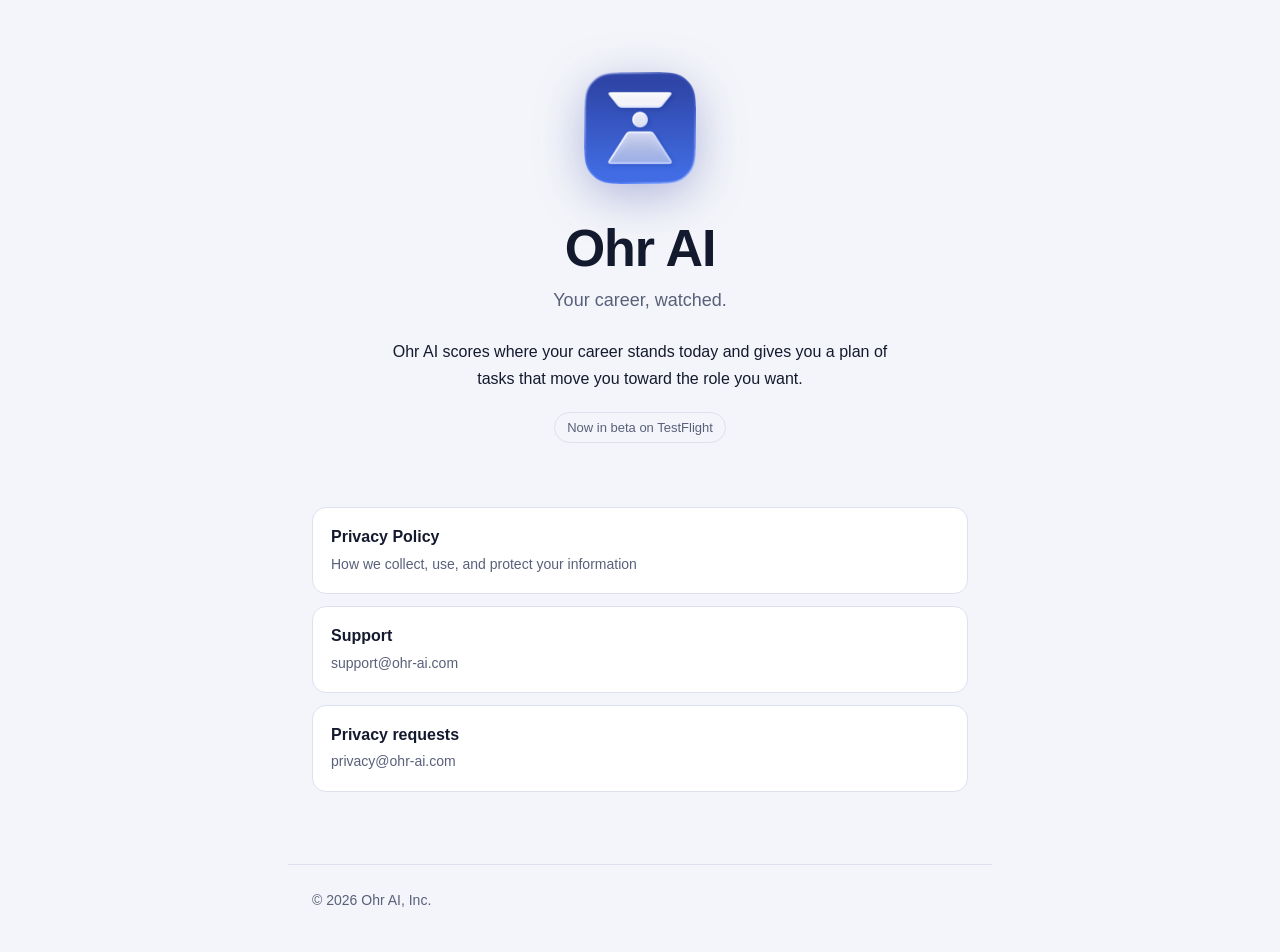
<file: index.html>
<!doctype html>
<html lang="en">
<head>
<meta charset="utf-8">
<meta name="viewport" content="width=device-width, initial-scale=1">
<title>Ohr AI</title>
<meta name="description" content="Ohr AI scores where your career stands today and gives you a plan of tasks that move you toward the role you want.">
<link rel="icon" type="image/png" sizes="32x32" href="assets/favicon-32.png">
<link rel="apple-touch-icon" href="assets/apple-touch-icon.png">
<link rel="stylesheet" href="assets/style.css?v=2">
</head>
<body>
<main class="wrap">
  <section class="hero">
    <img src="assets/icon-256.png" alt="Ohr AI app icon">
    <h1>Ohr AI</h1>
    <p class="tagline">Your career, watched.</p>
    <p class="lede">Ohr AI scores where your career stands today and gives you a plan of tasks that move you toward the role you want.</p>
    <span class="pill">Now in beta on TestFlight</span>
  </section>

  <nav class="links" aria-label="Links">
    <a class="card" href="privacy/"><strong>Privacy Policy</strong><span>How we collect, use, and protect your information</span></a>
    <a class="card" href="mailto:support@ohr-ai.com"><strong>Support</strong><span>support@ohr-ai.com</span></a>
    <a class="card" href="mailto:privacy@ohr-ai.com"><strong>Privacy requests</strong><span>privacy@ohr-ai.com</span></a>
  </nav>
</main>

<footer class="wrap foot">© 2026 Ohr AI, Inc.</footer>
</body>
</html>
</file>
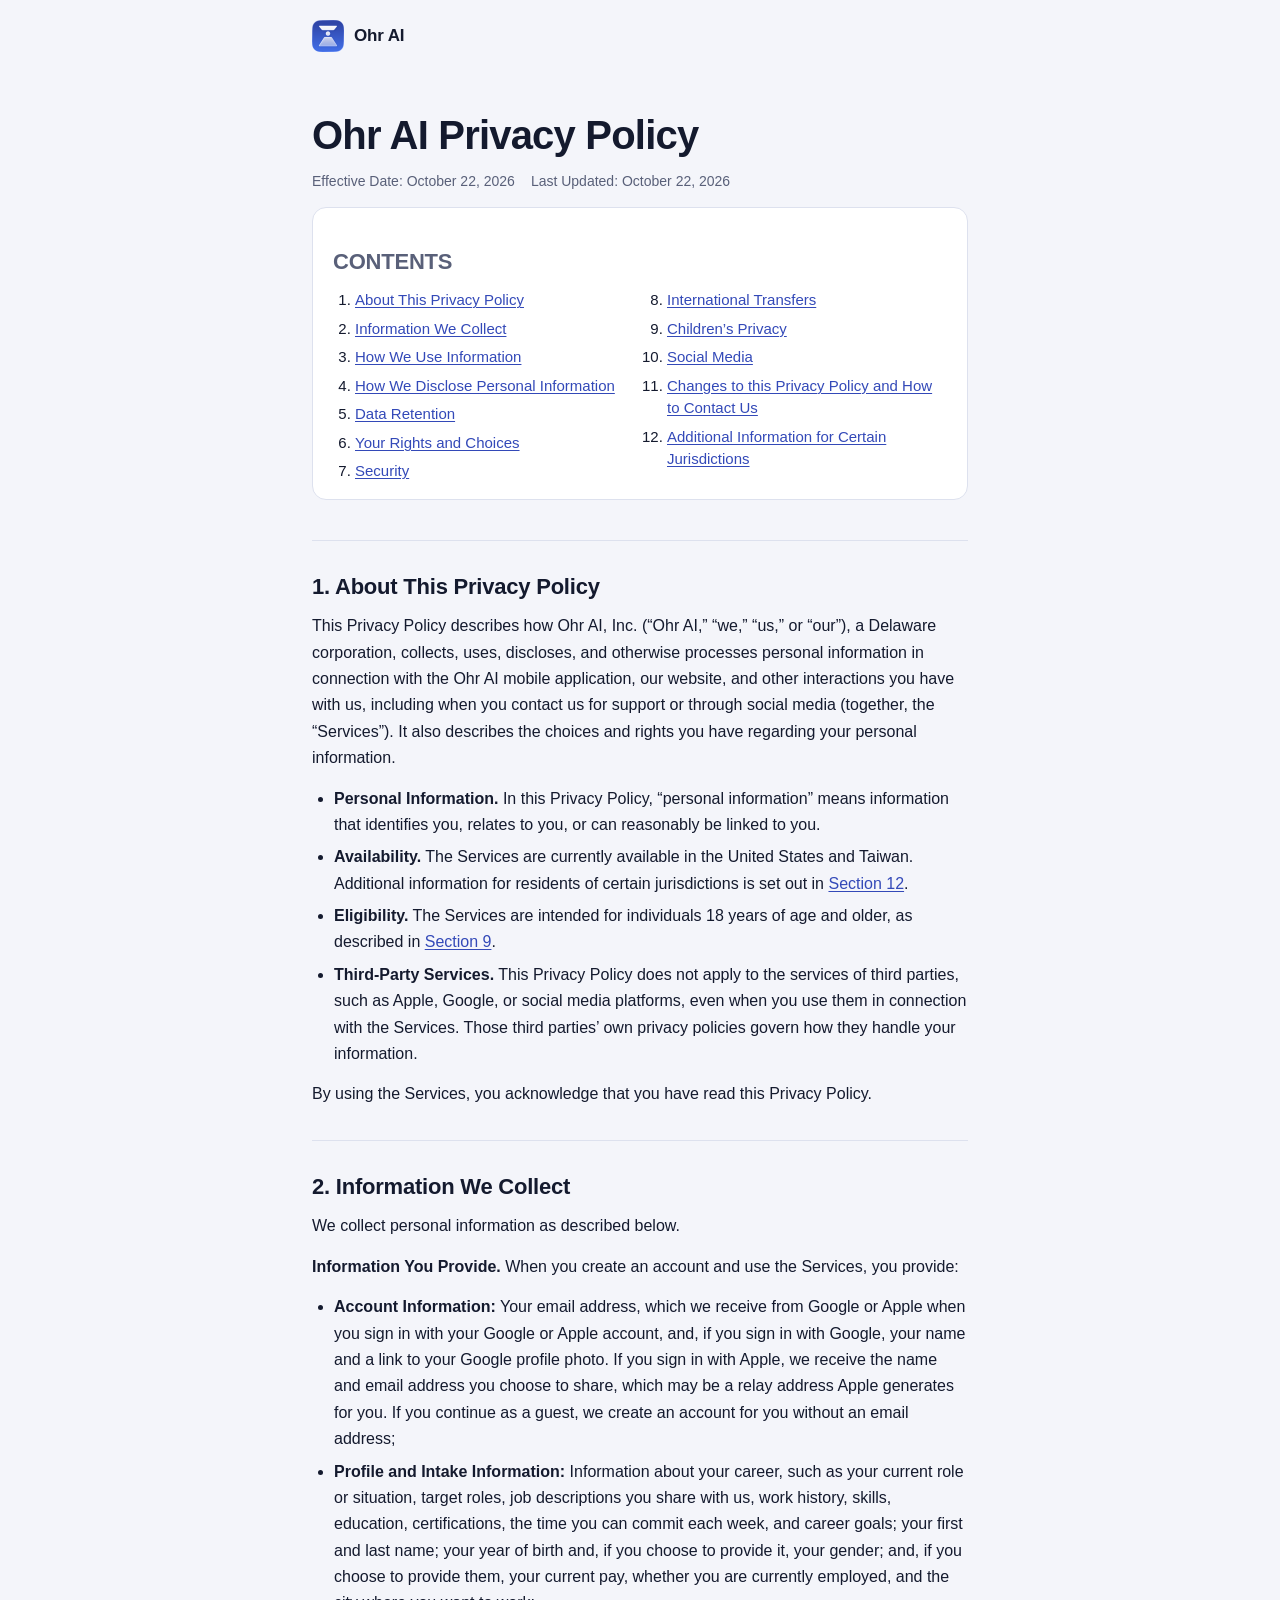
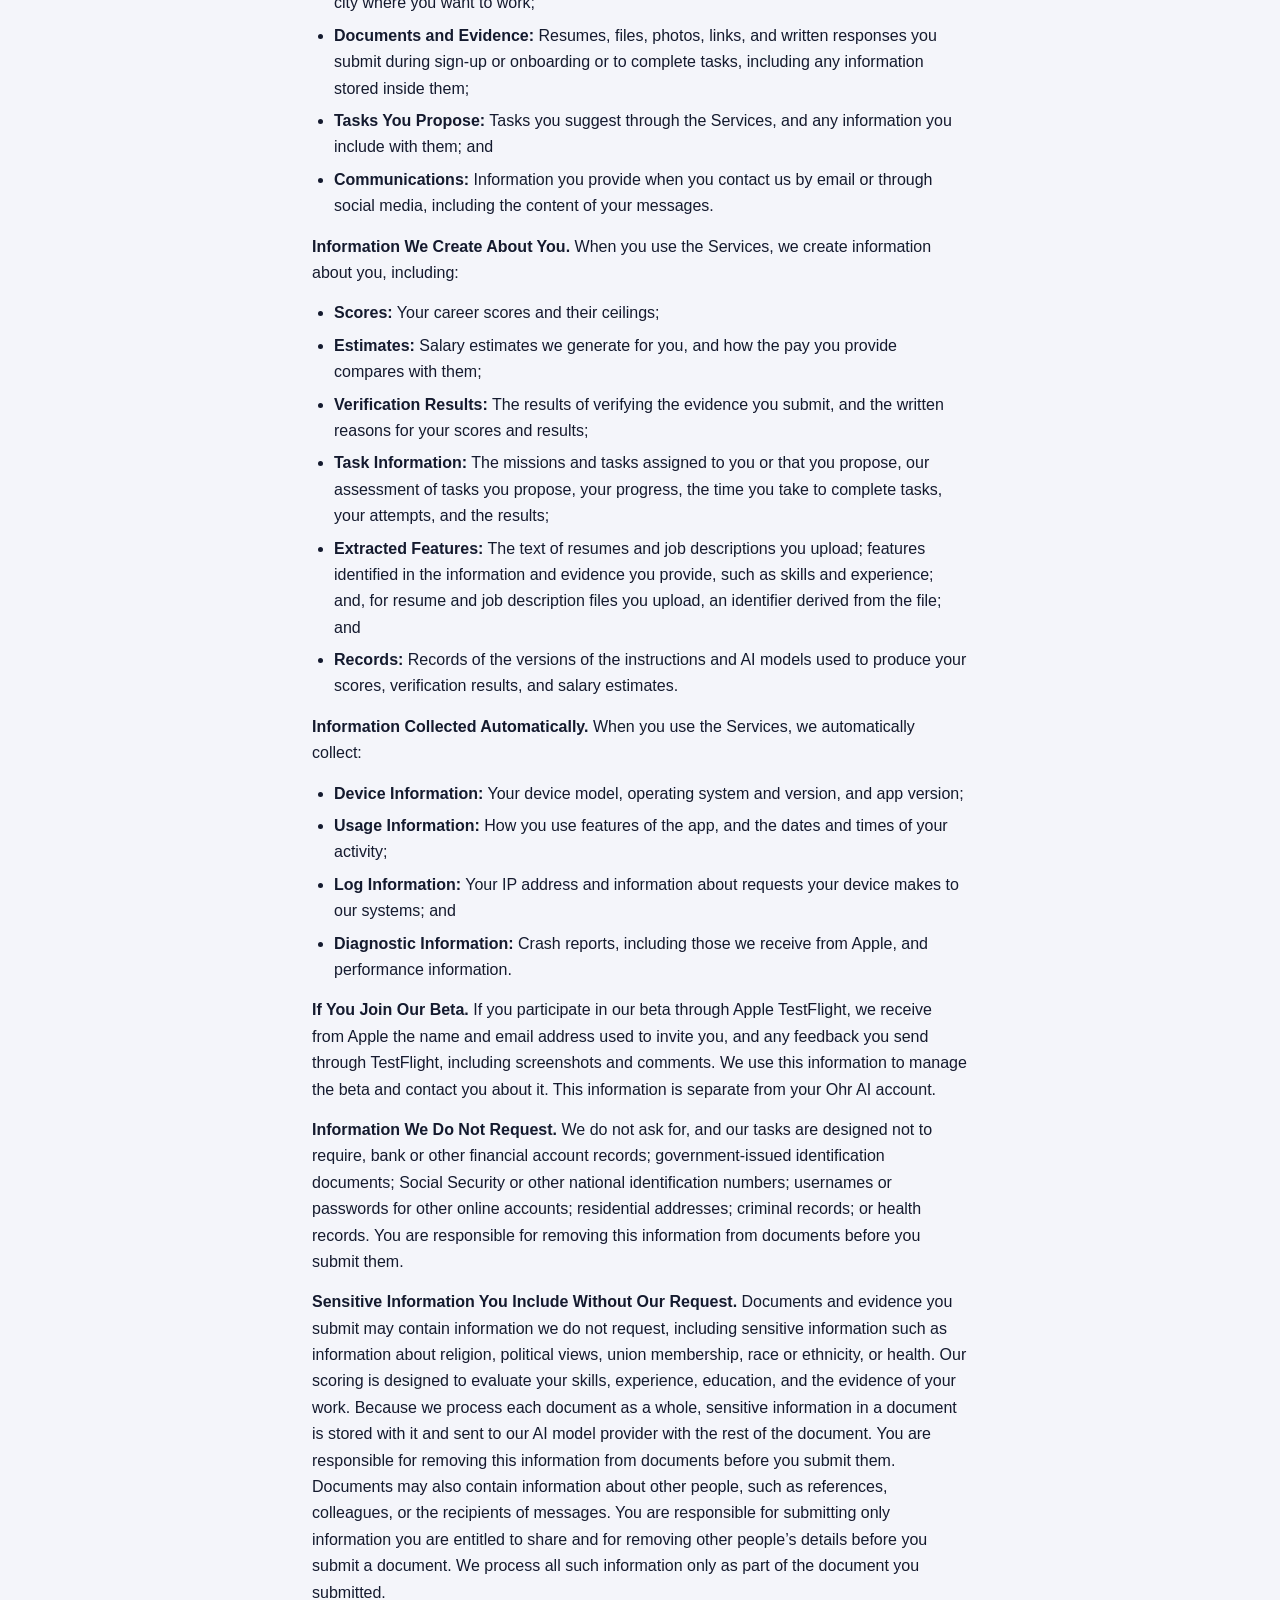
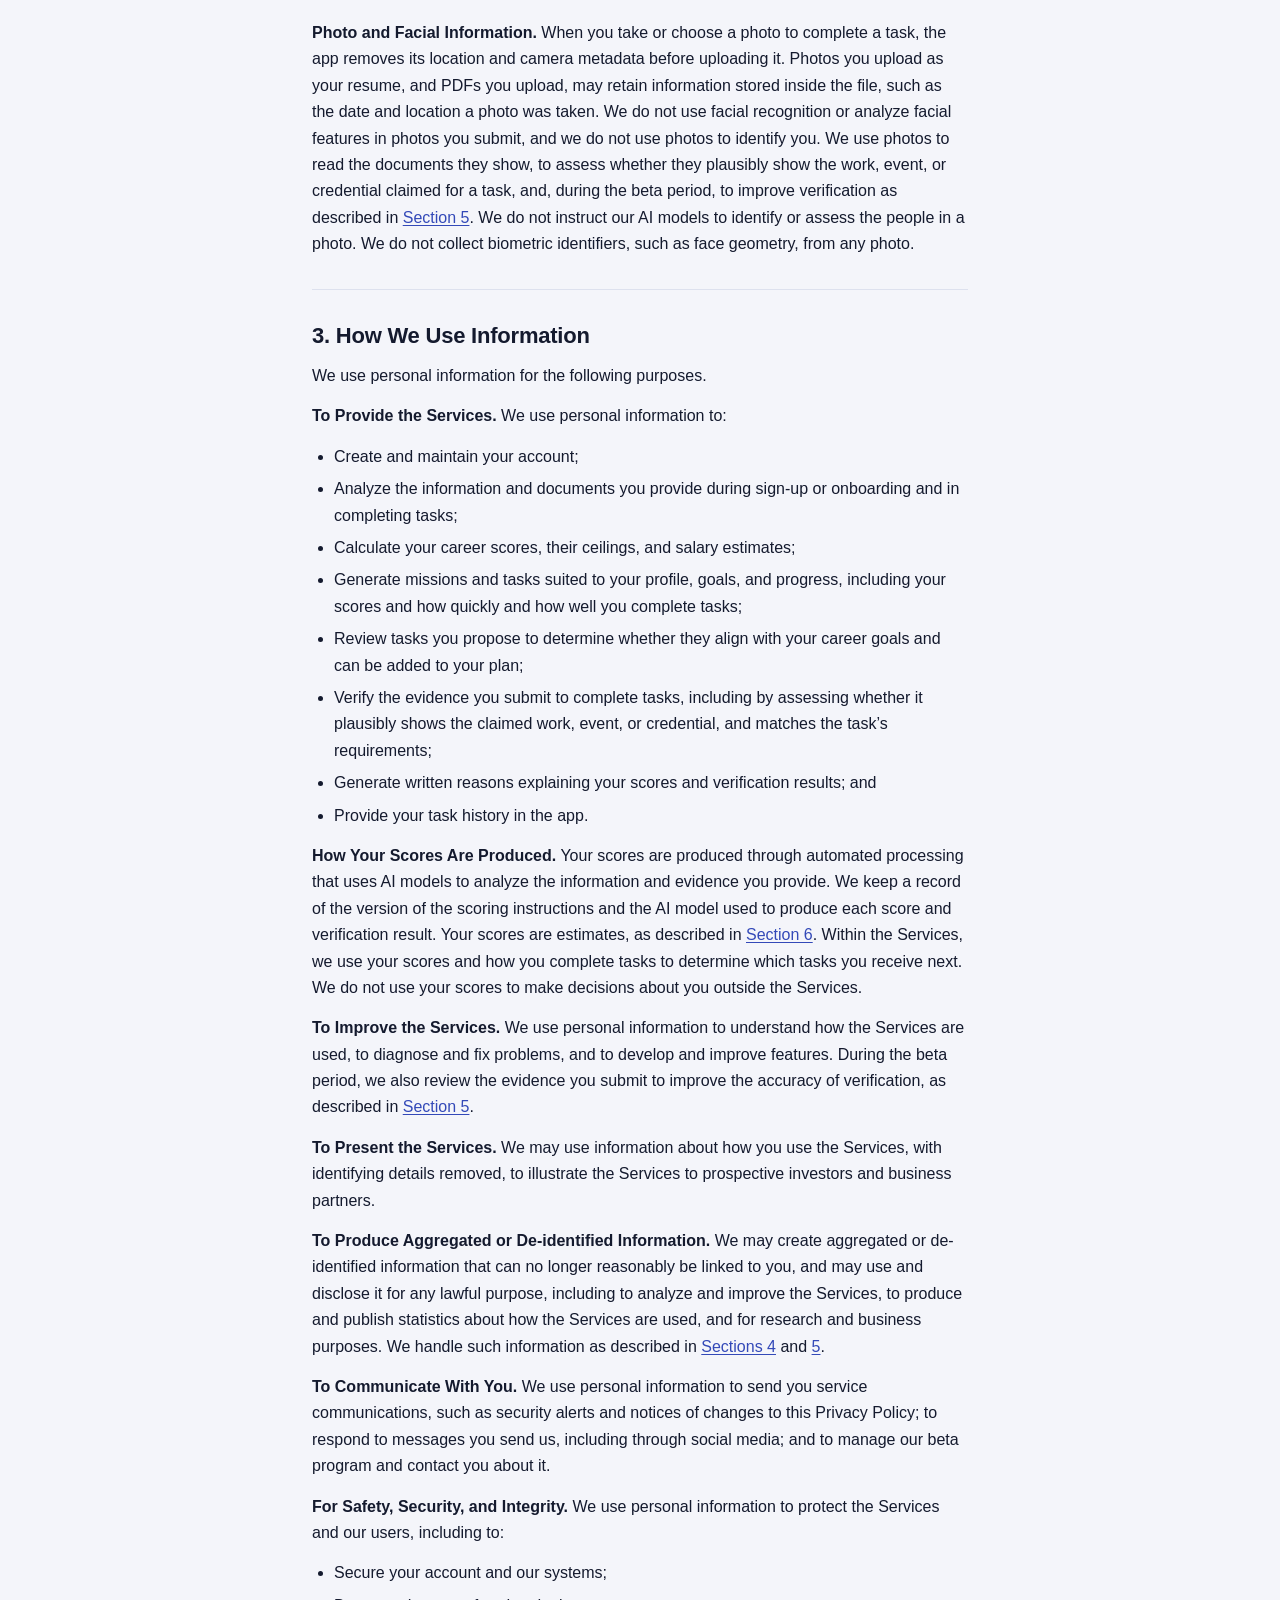
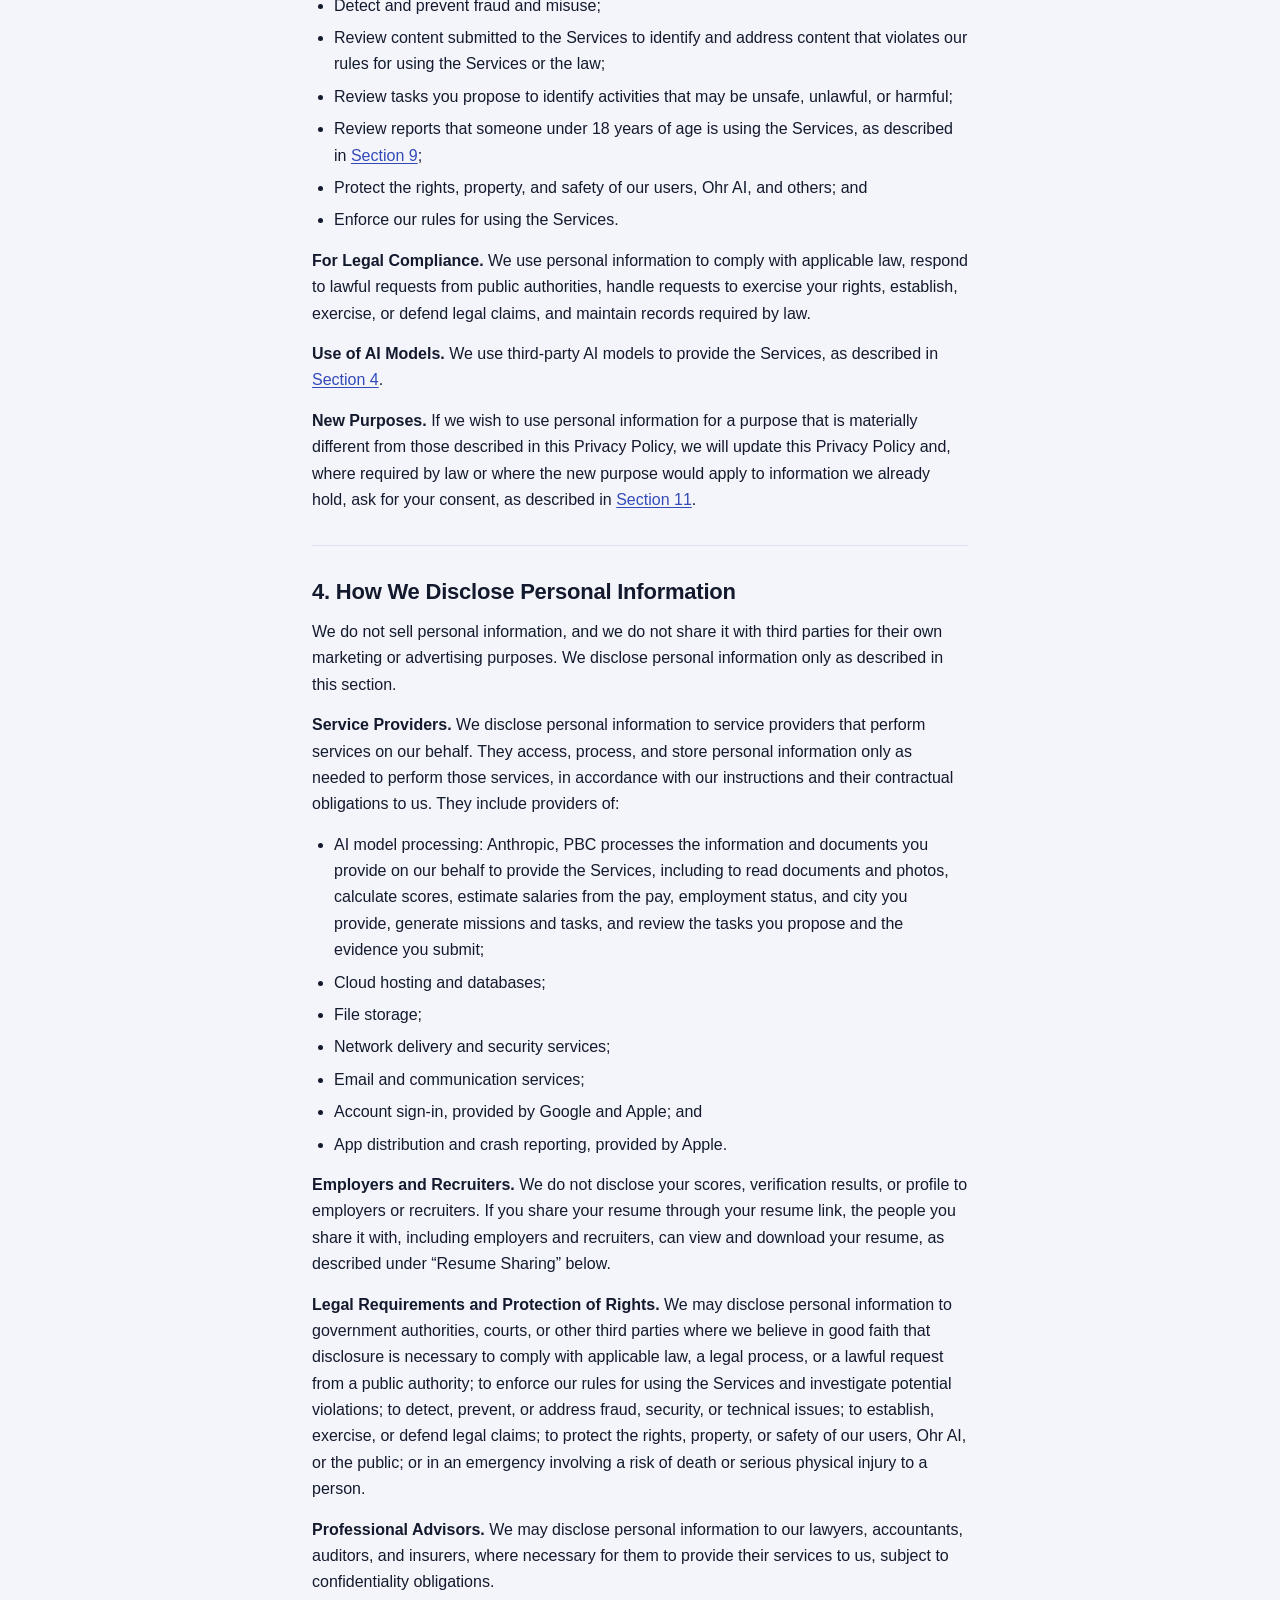
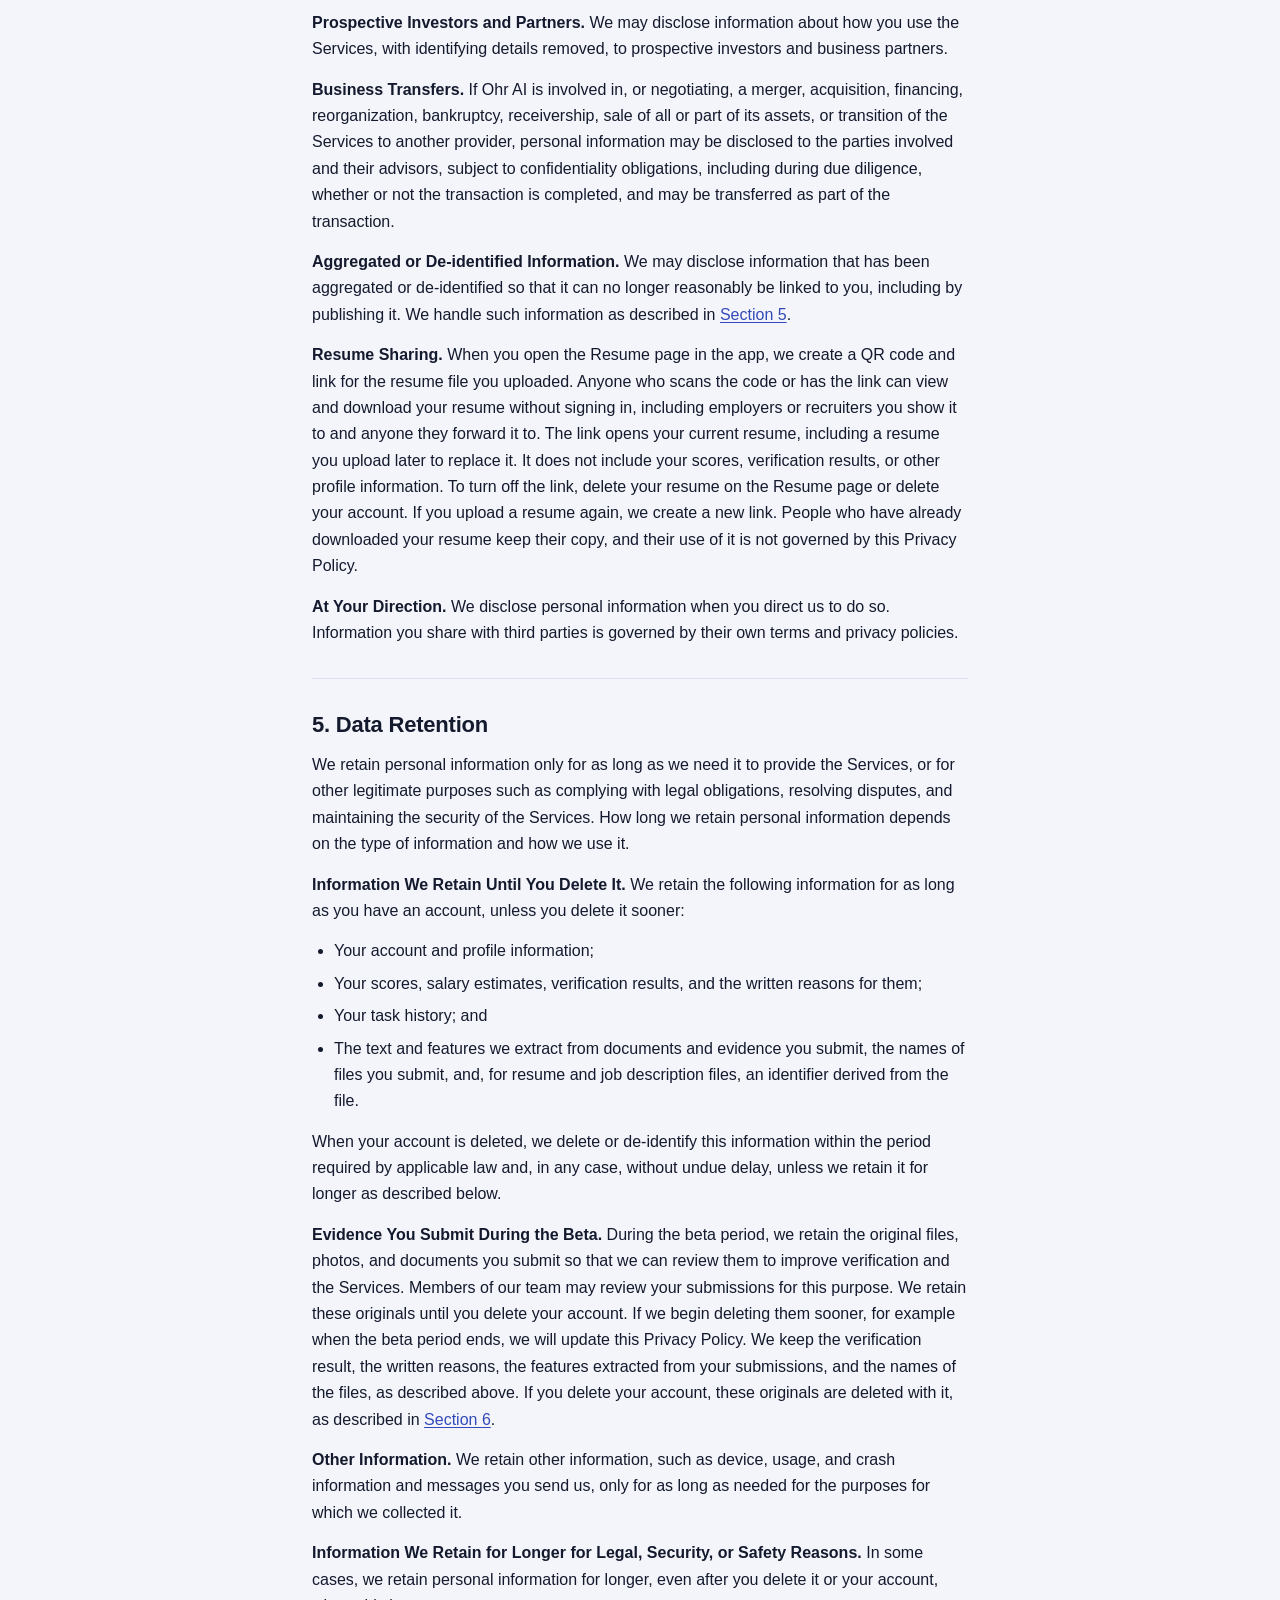
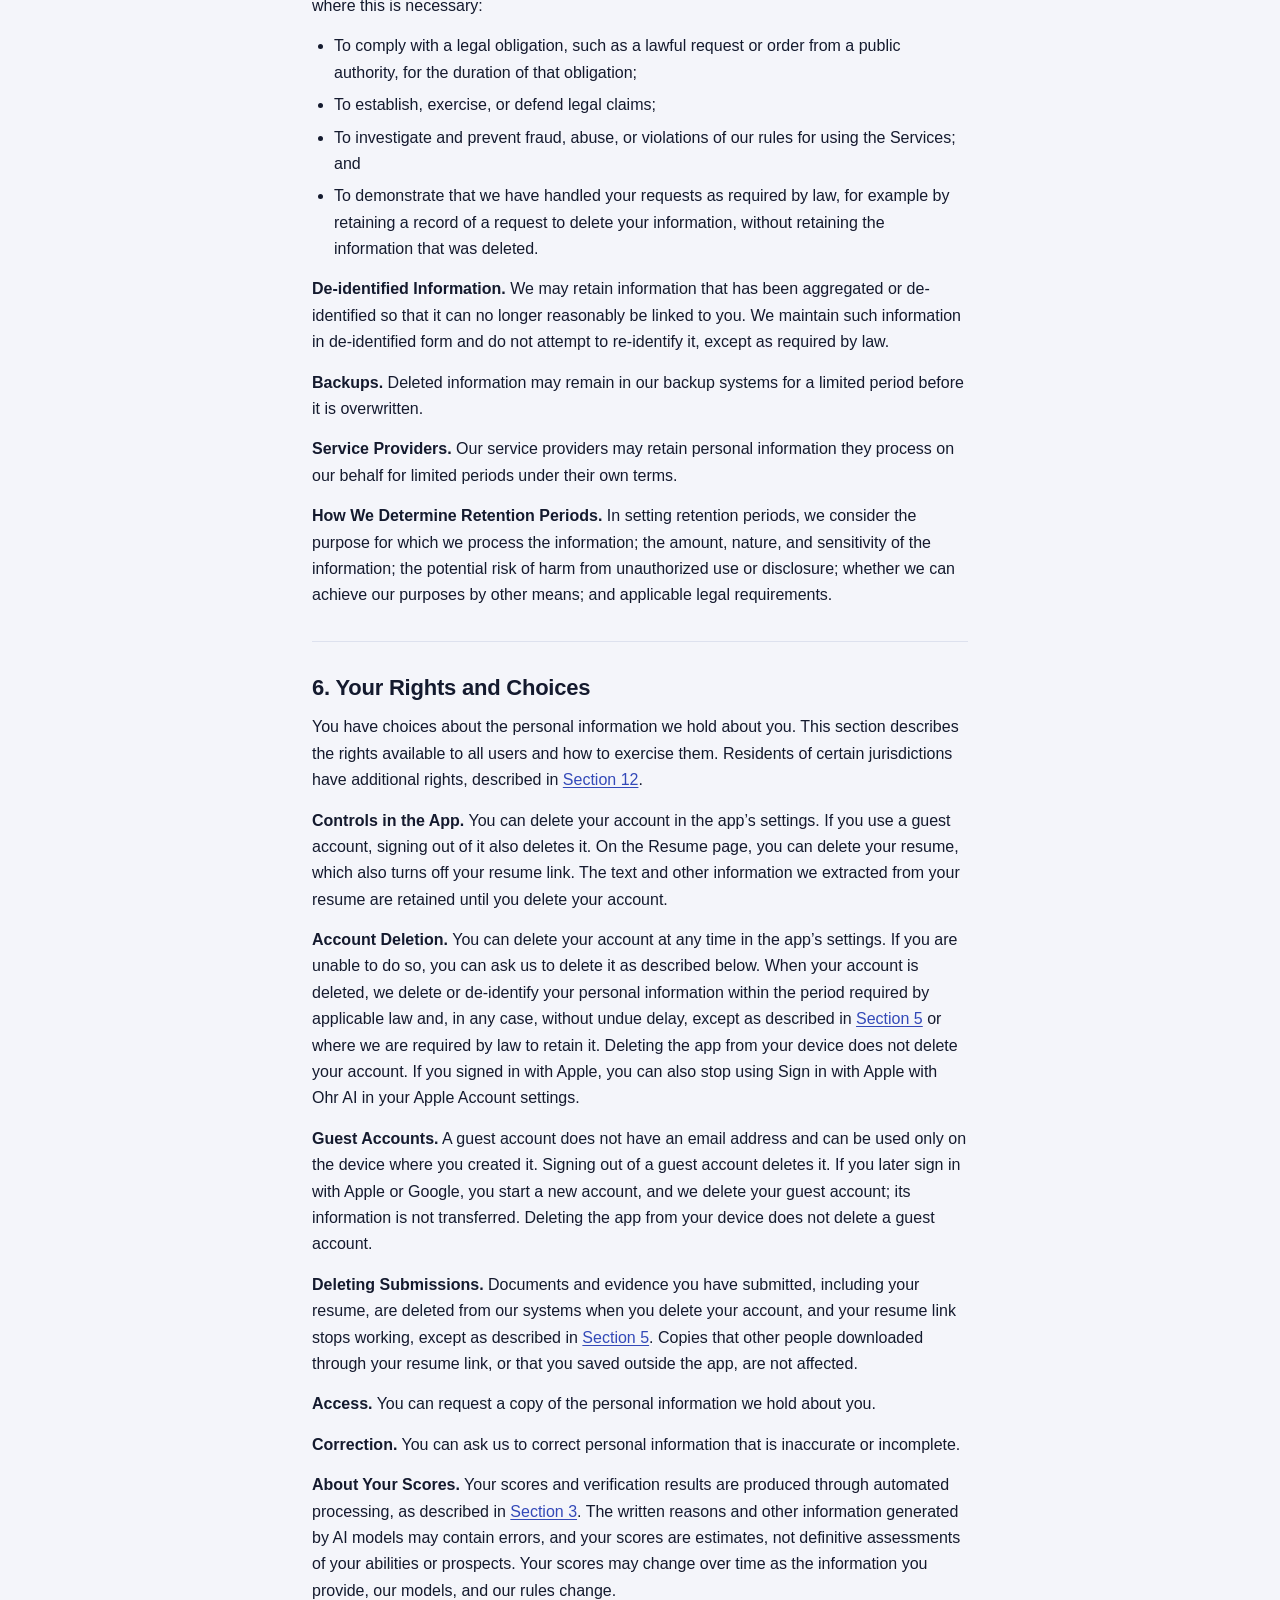
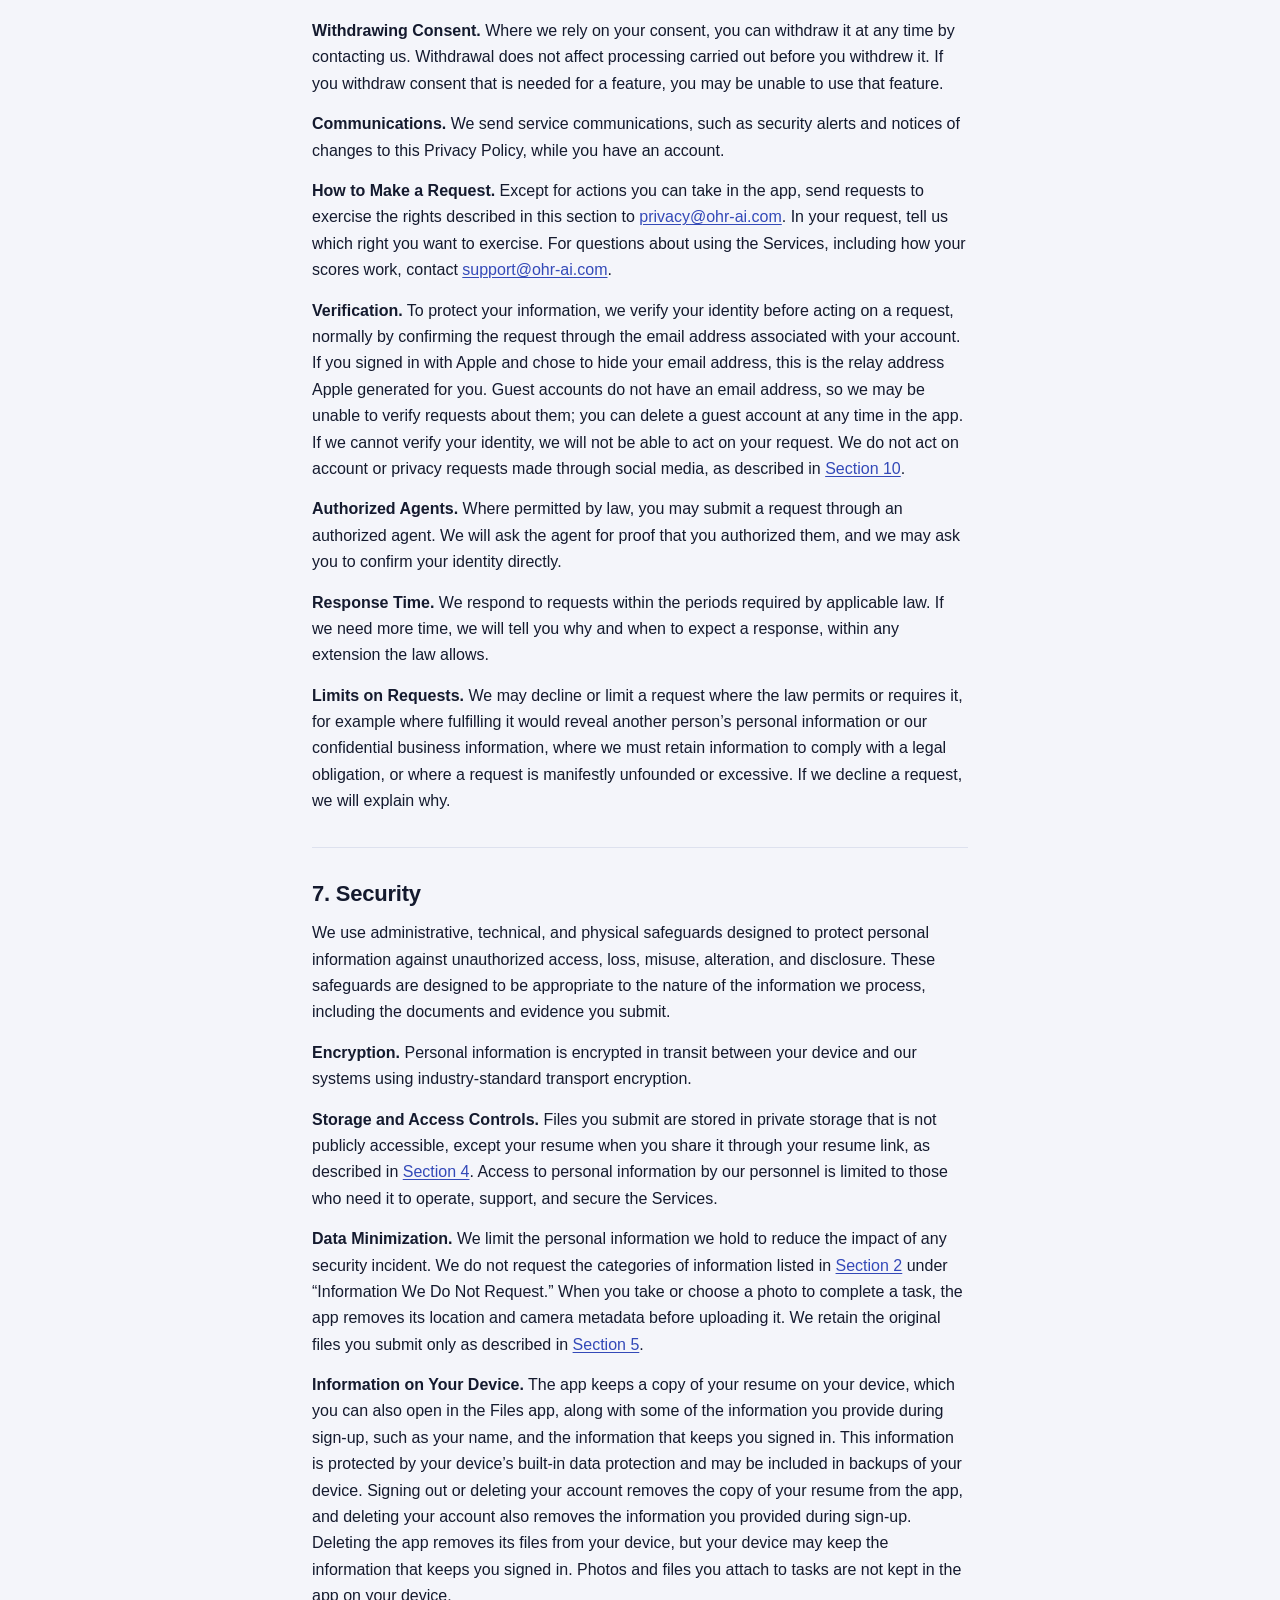
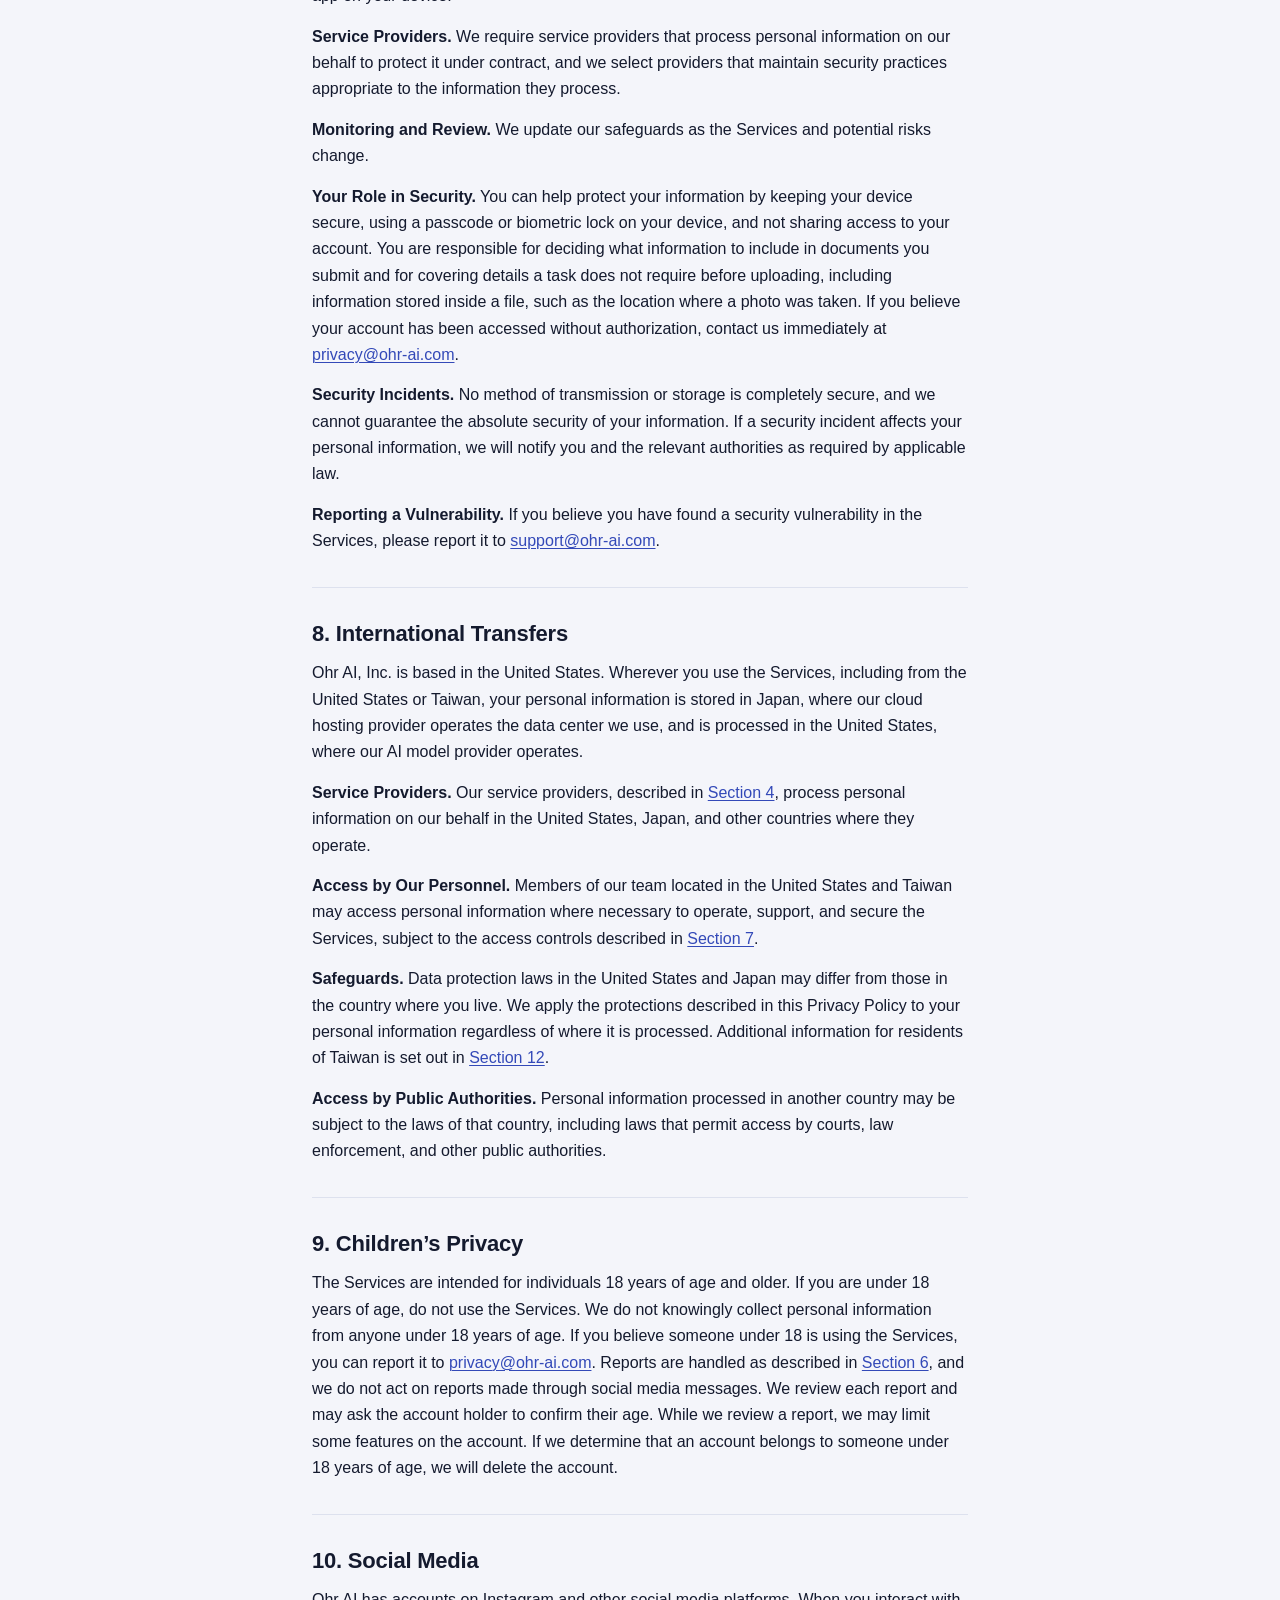
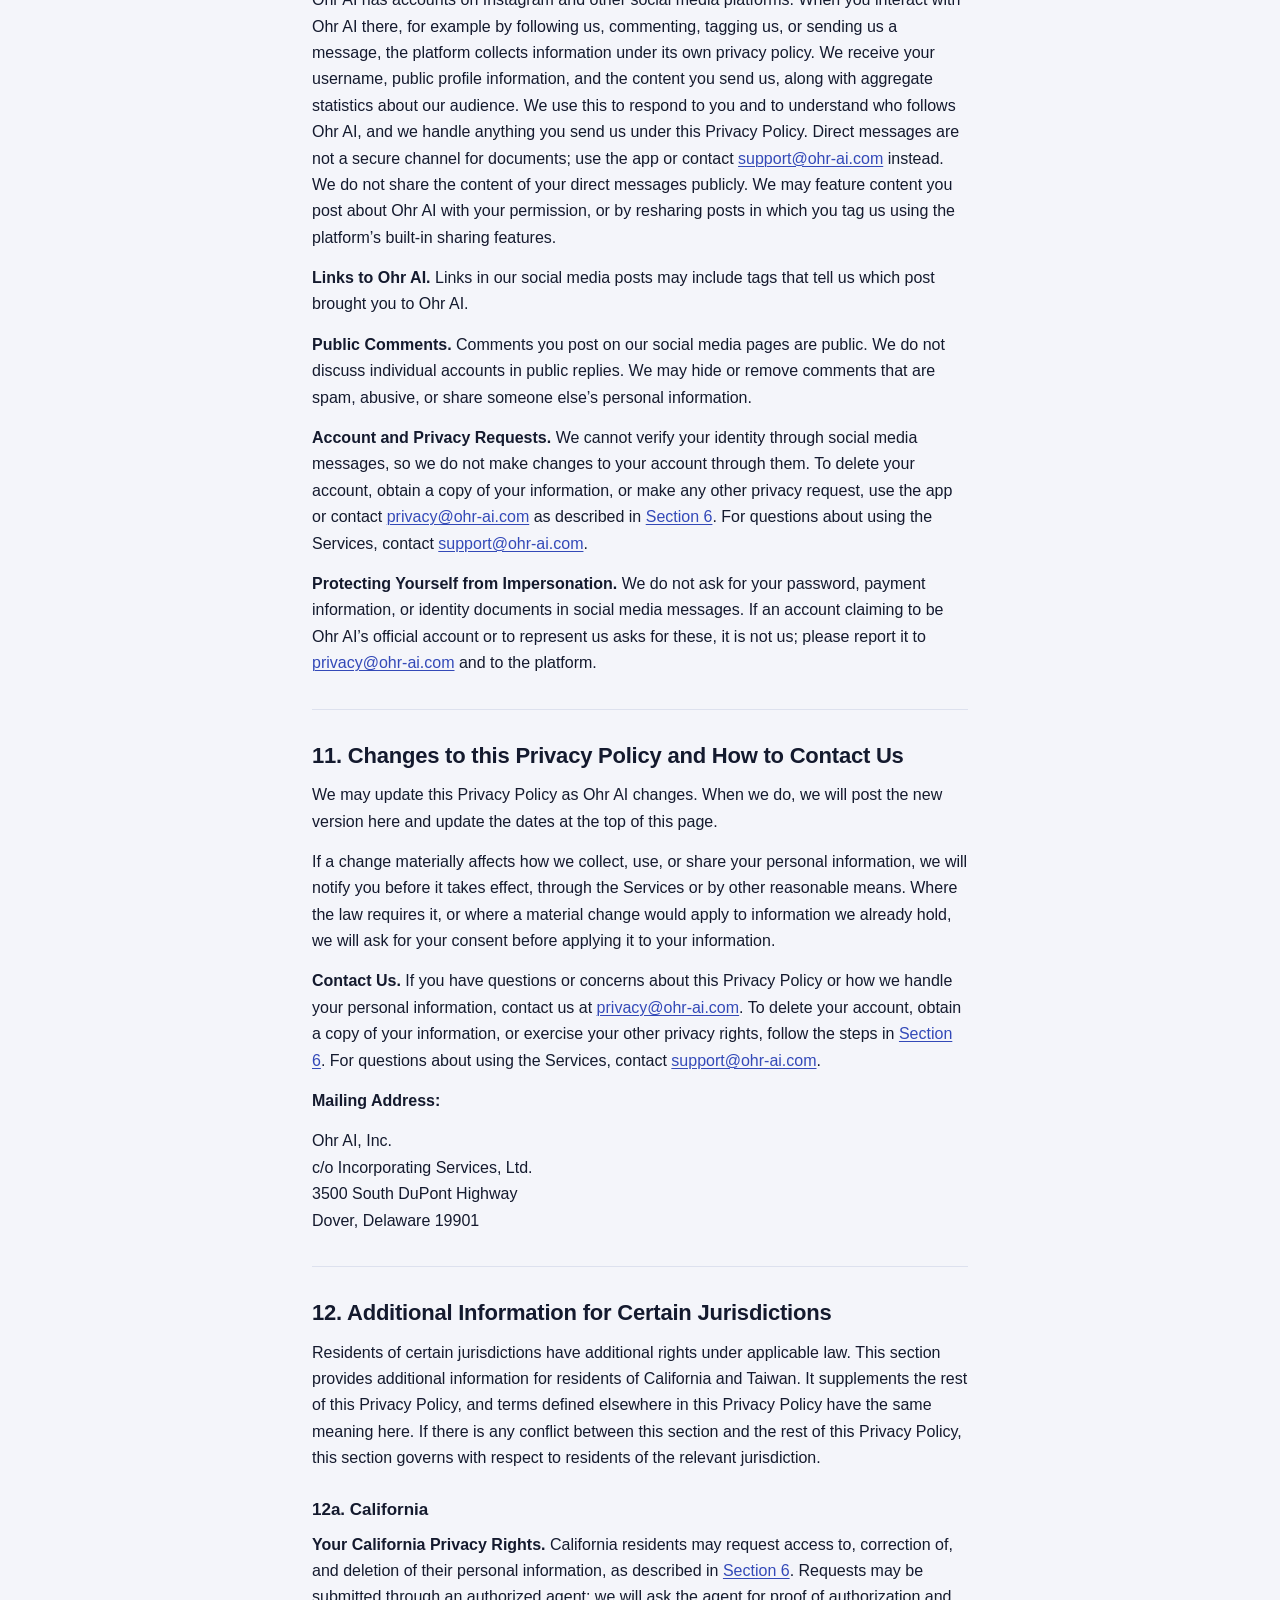
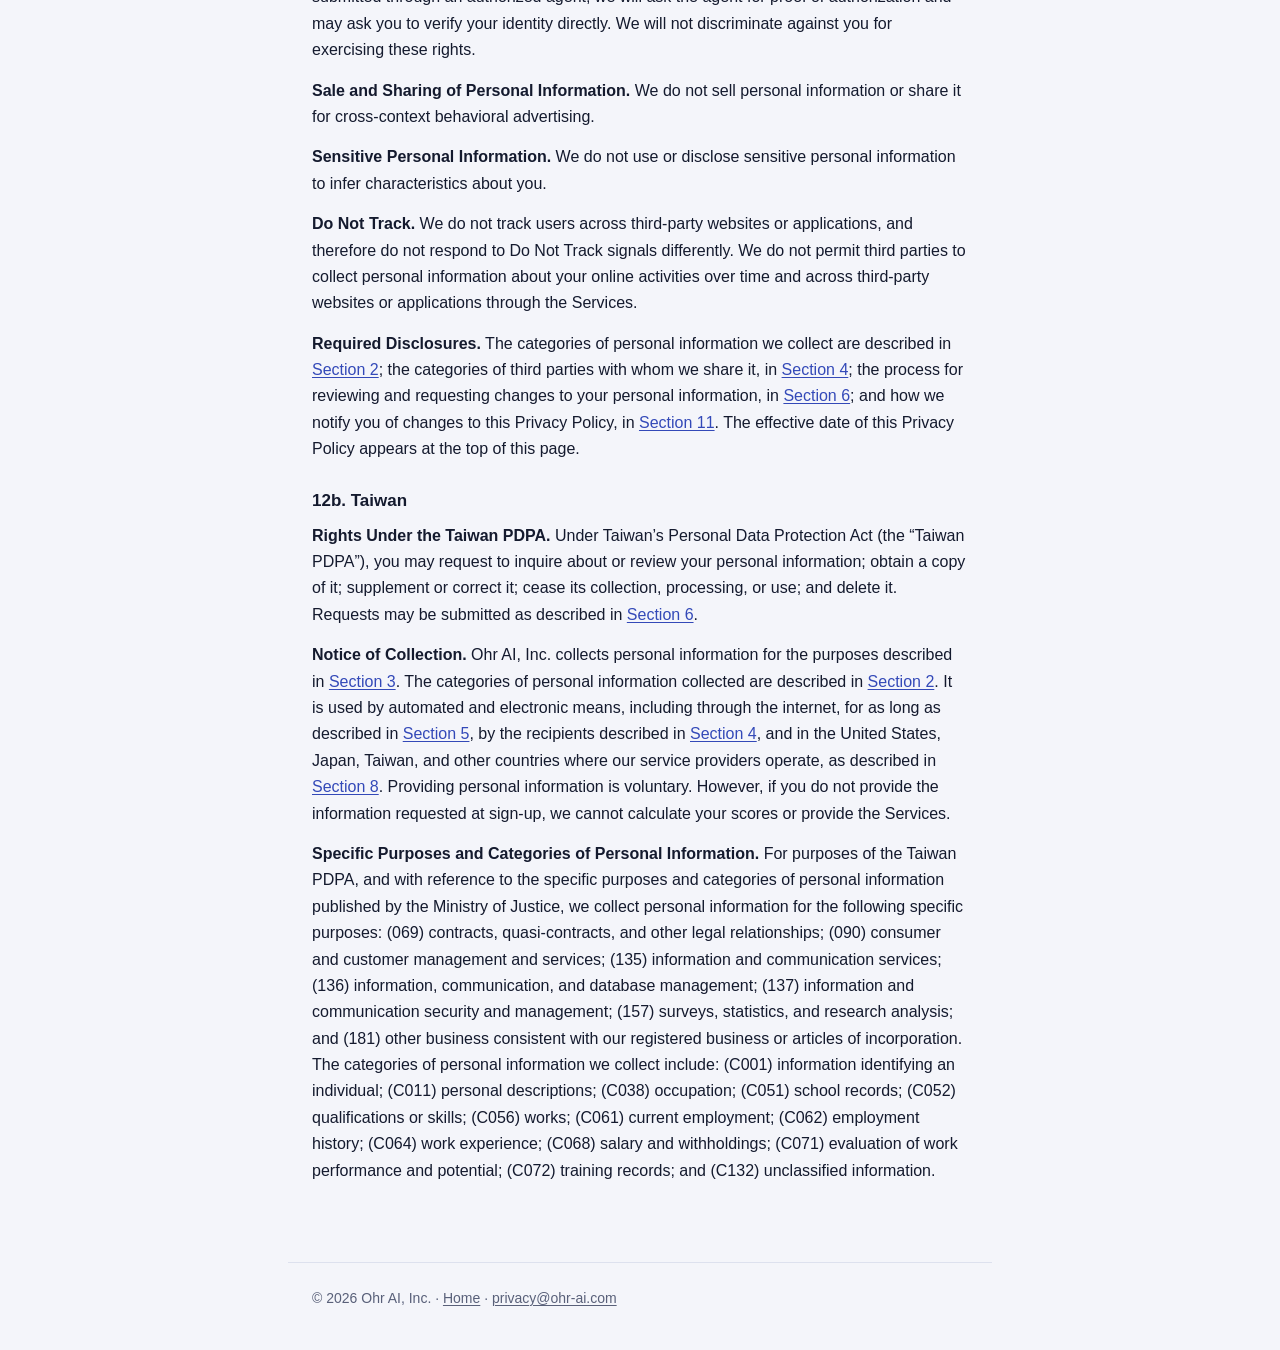
<file: privacy/index.html>
<!doctype html>
<html lang="en">
<head>
<meta charset="utf-8">
<meta name="viewport" content="width=device-width, initial-scale=1">
<title>Privacy Policy · Ohr AI</title>
<meta name="description" content="How Ohr AI, Inc. collects, uses, discloses, and protects personal information in connection with the Ohr AI app.">
<link rel="icon" type="image/png" sizes="32x32" href="../assets/favicon-32.png">
<link rel="apple-touch-icon" href="../assets/apple-touch-icon.png">
<link rel="stylesheet" href="../assets/style.css?v=2">
</head>
<body>
<script>if (/[?&]review\b/.test(location.search)) document.body.classList.add('reviewing');</script>

<header class="wrap topbar">
  <a class="brand" href="../"><img src="../assets/icon-256.png" alt="">Ohr AI</a>
</header>

<main class="wrap doc">
  <p class="review-note"><strong>Review mode.</strong> Highlighted text differs from the 10/21 draft. Remove <code>?review</code> from the address to see the page as visitors will.</p>

  <h1>Ohr AI Privacy Policy</h1>
  <p class="dates"><span>Effective Date: October 22, 2026</span><span>Last Updated: October 22, 2026</span></p>

  <nav class="toc" aria-label="Contents">
    <h2>Contents</h2>
    <ol>
      <li><a href="#s1">About This Privacy Policy</a></li>
      <li><a href="#s2">Information We Collect</a></li>
      <li><a href="#s3">How We Use Information</a></li>
      <li><a href="#s4">How We Disclose Personal Information</a></li>
      <li><a href="#s5">Data Retention</a></li>
      <li><a href="#s6">Your Rights and Choices</a></li>
      <li><a href="#s7">Security</a></li>
      <li><a href="#s8">International Transfers</a></li>
      <li><a href="#s9">Children’s Privacy</a></li>
      <li><a href="#s10">Social Media</a></li>
      <li><a href="#s11">Changes to this Privacy Policy and How to Contact Us</a></li>
      <li><a href="#s12">Additional Information for Certain Jurisdictions</a></li>
    </ol>
  </nav>

  <!-- 1 -->
  <section id="s1">
    <h2>1. About This Privacy Policy</h2>
    <p>This Privacy Policy describes how Ohr AI, Inc. (“Ohr AI,” “we,” “us,” or “our”), a Delaware corporation, collects, uses, discloses, and otherwise processes personal information in connection with the Ohr AI mobile application, our website, and other interactions you have with us, including when you contact us for support or through social media (together, the “Services”). It also describes the choices and rights you have regarding your personal information.</p>
    <ul>
      <li><strong>Personal Information.</strong> In this Privacy Policy, “personal information” means information that identifies you, relates to you, or can reasonably be linked to you.</li>
      <li><strong>Availability.</strong> The Services are currently available in the United States and Taiwan. Additional information for residents of certain jurisdictions is set out in <a href="#s12">Section 12</a>.</li>
      <li><strong>Eligibility.</strong> The Services are intended for individuals 18 years of age and older, as described in <a href="#s9">Section 9</a>.</li>
      <li><strong>Third-Party Services.</strong> This Privacy Policy does not apply to the services of third parties, such as Apple, Google, or social media platforms, even when you use them in connection with the Services. Those third parties’ own privacy policies govern how they handle your information.</li>
    </ul>
    <p>By using the Services, you acknowledge that you have read this Privacy Policy.</p>
  </section>

  <!-- 2 -->
  <section id="s2">
    <h2>2. Information We Collect</h2>
    <p>We collect personal information as described below.</p>

    <p><strong>Information You Provide.</strong> When you create an account and use the Services, you provide:</p>
    <ul>
      <li><strong>Account Information:</strong> <span class="rev">Your email address, which we receive from Google or Apple when you sign in with your Google or Apple account, and, if you sign in with Google, your name and a link to your Google profile photo.</span> If you sign in with Apple, we receive the name and email address you choose to share, which may be a relay address Apple generates for you. <span class="rev">If you continue as a guest, we create an account for you without an email address;</span></li>
      <li><strong>Profile and Intake Information:</strong> Information about your career, such as your current role or situation, target roles, job descriptions you share with us, work history, skills, education, certifications, the time you can commit each week, and career goals; <span class="rev">your first and last name;</span> your year of birth and, if you choose to provide it, your gender; <span class="rev">and, if you choose to provide them, your current pay, whether you are currently employed, and the city where you want to work;</span></li>
      <li><strong>Documents and Evidence:</strong> Resumes, files, photos, links, and written responses you submit during sign-up or onboarding or to complete tasks, <span class="rev">including any information stored inside them;</span></li>
      <li><strong>Tasks You Propose:</strong> Tasks you suggest through the Services, and any information you include with them; and</li>
      <li><strong>Communications:</strong> Information you provide when you contact us <span class="rev">by email or through social media</span>, including the content of your messages.</li>
    </ul>

    <p><strong>Information We Create About You.</strong> When you use the Services, we create information about you, including:</p>
    <ul>
      <li><strong>Scores:</strong> Your career scores and their ceilings;</li>
      <li><strong>Estimates:</strong> Salary estimates we generate for you<span class="rev">, and how the pay you provide compares with them</span>;</li>
      <li><strong>Verification Results:</strong> The results of verifying the evidence you submit, and the written reasons for your scores and results;</li>
      <li><strong>Task Information:</strong> The missions and tasks assigned to you or that you propose, our assessment of tasks you propose, your progress, the time you take to complete tasks, your attempts, and the results;</li>
      <li><strong>Extracted Features:</strong> <span class="rev">The text of resumes and job descriptions you upload; features identified in the information and evidence you provide, such as skills and experience; and, for resume and job description files you upload, an identifier derived from the file;</span> and</li>
      <li><strong>Records:</strong> <span class="rev">Records of the versions of the instructions and AI models used to produce your scores, verification results, and salary estimates.</span></li>
    </ul>

    <p><strong>Information Collected Automatically.</strong> When you use the Services, we automatically collect:</p>
    <ul>
      <li><strong>Device Information:</strong> Your device model, operating system and version, and app version;</li>
      <li><strong>Usage Information:</strong> How you use features of the app, and the dates and times of your activity;</li>
      <li><strong>Log Information:</strong> Your IP address and information about requests your device makes to our systems; and</li>
      <li><strong>Diagnostic Information:</strong> Crash reports, including those we receive from Apple, and performance information.</li>
    </ul>

    <p><strong>If You Join Our Beta.</strong> If you participate in our beta through Apple TestFlight, we receive from Apple the name and email address used to invite you, and any feedback you send through TestFlight, including screenshots and comments. We use this information to manage the beta and contact you about it. This information is separate from your Ohr AI account.</p>

    <p><strong>Information We Do Not Request.</strong> We do not ask for, and our tasks are designed not to require, bank or other financial account records; government-issued identification documents; Social Security or other national identification numbers; usernames or passwords for other online accounts; residential addresses; criminal records; or health records. You are responsible for removing this information from documents before you submit them.</p>

    <p><strong>Sensitive Information You Include Without Our Request.</strong> Documents and evidence you submit may contain information we do not request, including sensitive information such as information about religion, political views, union membership, race or ethnicity, or health. <span class="rev">Our scoring is designed to evaluate your skills, experience, education, and the evidence of your work. Because we process each document as a whole, sensitive information in a document is stored with it and sent to our AI model provider with the rest of the document. You are responsible for removing this information from documents before you submit them.</span> Documents may also contain information about other people, such as references, colleagues, or the recipients of messages. You are responsible for submitting only information you are entitled to share and for removing other people’s details before you submit a document. We process all such information only as part of the document you submitted.</p>

    <p><strong>Photo and Facial Information.</strong> <span class="rev">When you take or choose a photo to complete a task, the app removes its location and camera metadata before uploading it. Photos you upload as your resume, and PDFs you upload, may retain information stored inside the file, such as the date and location a photo was taken.</span> We do not use facial recognition or analyze facial features in photos you submit, and we do not use photos to identify you. <span class="rev">We use photos to read the documents they show, to assess whether they plausibly show the work, event, or credential claimed for a task, and, during the beta period, to improve verification as described in <a href="#s5">Section 5</a>. We do not instruct our AI models to identify or assess the people in a photo.</span> We do not collect biometric identifiers, such as face geometry, from any photo.</p>
  </section>

  <!-- 3 -->
  <section id="s3">
    <h2>3. How We Use Information</h2>
    <p>We use personal information for the following purposes.</p>

    <p><strong>To Provide the Services.</strong> We use personal information to:</p>
    <ul>
      <li>Create and maintain your account;</li>
      <li>Analyze the information and documents you provide during sign-up or onboarding and in completing tasks;</li>
      <li>Calculate your career scores, their ceilings, and salary estimates;</li>
      <li>Generate missions and tasks suited to your profile, goals, and progress, including your scores and how quickly and how well you complete tasks;</li>
      <li>Review tasks you propose to determine whether they align with your career goals and can be added to your plan;</li>
      <li>Verify the evidence you submit to complete tasks, including by assessing whether it plausibly shows the claimed work, event, or credential, and matches the task’s requirements;</li>
      <li>Generate written reasons explaining your scores and verification results; and</li>
      <li>Provide your task history in the app.</li>
    </ul>

    <p><strong>How Your Scores Are Produced.</strong> Your scores are produced through automated processing that uses AI models to analyze the information and evidence you provide. <span class="rev">We keep a record of the version of the scoring instructions and the AI model used to produce each score and verification result.</span> Your scores are estimates, as described in <a href="#s6">Section 6</a>. Within the Services, we use your scores and how you complete tasks to determine which tasks you receive next. We do not use your scores to make decisions about you outside the Services.</p>

    <p><strong>To Improve the Services.</strong> We use personal information to understand how the Services are used, to diagnose and fix problems, and to develop and improve features. During the beta period, we also review the evidence you submit to improve the accuracy of verification, as described in <a href="#s5">Section 5</a>.</p>

    <p><strong>To Present the Services.</strong> We may use information about how you use the Services, with identifying details removed, to illustrate the Services to prospective investors and business partners.</p>

    <p><strong>To Produce Aggregated or De-identified Information.</strong> We may create aggregated or de-identified information that can no longer reasonably be linked to you, and may use and disclose it for any lawful purpose, including to analyze and improve the Services, to produce and publish statistics about how the Services are used, and for research and business purposes. We handle such information as described in <a href="#s4">Sections 4</a> and <a href="#s5">5</a>.</p>

    <p><strong>To Communicate With You.</strong> We use personal information to send you service communications, such as security alerts and notices of changes to this Privacy Policy; to respond to messages you send us, including through social media; and to manage our beta program and contact you about it.</p>

    <p><strong>For Safety, Security, and Integrity.</strong> We use personal information to protect the Services and our users, including to:</p>
    <ul>
      <li>Secure your account and our systems;</li>
      <li>Detect and prevent fraud and misuse;</li>
      <li>Review content submitted to the Services to identify and address content that violates our rules for using the Services or the law;</li>
      <li>Review tasks you propose to identify activities that may be unsafe, unlawful, or harmful;</li>
      <li><span class="rev">Review reports that someone under 18 years of age is using the Services</span>, as described in <a href="#s9">Section 9</a>;</li>
      <li>Protect the rights, property, and safety of our users, Ohr AI, and others; and</li>
      <li>Enforce our rules for using the Services.</li>
    </ul>

    <p><strong>For Legal Compliance.</strong> We use personal information to comply with applicable law, respond to lawful requests from public authorities, handle requests to exercise your rights, establish, exercise, or defend legal claims, and maintain records required by law.</p>

    <p><strong>Use of AI Models.</strong> We use third-party AI models to provide the Services, as described in <a href="#s4">Section 4</a>.</p>

    <p><strong>New Purposes.</strong> If we wish to use personal information for a purpose that is materially different from those described in this Privacy Policy, we will update this Privacy Policy and, where required by law or where the new purpose would apply to information we already hold, ask for your consent, as described in <a href="#s11">Section 11</a>.</p>
  </section>

  <!-- 4 -->
  <section id="s4">
    <h2>4. How We Disclose Personal Information</h2>
    <p>We do not sell personal information, and we do not share it with third parties for their own marketing or advertising purposes. We disclose personal information only as described in this section.</p>

    <p><strong>Service Providers.</strong> We disclose personal information to service providers that perform services on our behalf. They access, process, and store personal information only as needed to perform those services, in accordance with our instructions and their contractual obligations to us. They include providers of:</p>
    <ul>
      <li>AI model processing: Anthropic, PBC processes the information and documents you provide on our behalf to provide the Services, including to <span class="rev">read documents and photos, calculate scores, estimate salaries from the pay, employment status, and city you provide, generate missions and tasks, and review the tasks you propose and the evidence you submit;</span></li>
      <li>Cloud hosting and databases;</li>
      <li>File storage;</li>
      <li>Network delivery and security services;</li>
      <li>Email and communication services;</li>
      <li>Account sign-in, provided by Google and Apple; and</li>
      <li>App distribution and crash reporting, provided by Apple.</li>
    </ul>

    <p><strong>Employers and Recruiters.</strong> We do not disclose your scores, verification results, or profile to employers or recruiters. <span class="rev">If you share your resume through your resume link, the people you share it with, including employers and recruiters, can view and download your resume, as described under “Resume Sharing” below.</span></p>

    <p><strong>Legal Requirements and Protection of Rights.</strong> We may disclose personal information to government authorities, courts, or other third parties where we believe in good faith that disclosure is necessary to comply with applicable law, a legal process, or a lawful request from a public authority; to enforce our rules for using the Services and investigate potential violations; to detect, prevent, or address fraud, security, or technical issues; to establish, exercise, or defend legal claims; to protect the rights, property, or safety of our users, Ohr AI, or the public; or in an emergency involving a risk of death or serious physical injury to a person.</p>

    <p><strong>Professional Advisors.</strong> We may disclose personal information to our lawyers, accountants, auditors, and insurers, where necessary for them to provide their services to us, subject to confidentiality obligations.</p>

    <p><strong>Prospective Investors and Partners.</strong> We may disclose information about how you use the Services, with identifying details removed, to prospective investors and business partners.</p>

    <p><strong>Business Transfers.</strong> If Ohr AI is involved in, or negotiating, a merger, acquisition, financing, reorganization, bankruptcy, receivership, sale of all or part of its assets, or transition of the Services to another provider, personal information may be disclosed to the parties involved and their advisors, subject to confidentiality obligations, including during due diligence, whether or not the transaction is completed, and may be transferred as part of the transaction.</p>

    <p><strong>Aggregated or De-identified Information.</strong> We may disclose information that has been aggregated or de-identified so that it can no longer reasonably be linked to you, including by publishing it. We handle such information as described in <a href="#s5">Section 5</a>.</p>

    <p id="resume-sharing"><strong class="rev">Resume Sharing.</strong> <span class="rev">When you open the Resume page in the app, we create a QR code and link for the resume file you uploaded. Anyone who scans the code or has the link can view and download your resume without signing in, including employers or recruiters you show it to and anyone they forward it to. The link opens your current resume, including a resume you upload later to replace it. It does not include your scores, verification results, or other profile information. To turn off the link, delete your resume on the Resume page or delete your account. If you upload a resume again, we create a new link. People who have already downloaded your resume keep their copy, and their use of it is not governed by this Privacy Policy.</span></p>

    <p><strong>At Your Direction.</strong> We disclose personal information when you direct us to do so. Information you share with third parties is governed by their own terms and privacy policies.</p>
  </section>

  <!-- 5 -->
  <section id="s5">
    <h2>5. Data Retention</h2>
    <p>We retain personal information only for as long as we need it to provide the Services, or for other legitimate purposes such as complying with legal obligations, resolving disputes, and maintaining the security of the Services. How long we retain personal information depends on the type of information and how we use it.</p>

    <p><strong>Information We Retain Until You Delete It.</strong> We retain the following information for as long as you have an account, unless you delete it sooner:</p>
    <ul>
      <li>Your account and profile information;</li>
      <li>Your scores, <span class="rev">salary estimates,</span> verification results, and the written reasons for them;</li>
      <li>Your task history; and</li>
      <li><span class="rev">The text and features we extract from documents and evidence you submit, the names of files you submit, and, for resume and job description files, an identifier derived from the file.</span></li>
    </ul>
    <p>When your account is deleted, we delete or de-identify this information within the period required by applicable law and, in any case, without undue delay, unless we retain it for longer as described below.</p>

    <p><strong>Evidence You Submit During the Beta.</strong> During the beta period, we retain the original files, photos, and documents you submit so that we can review them to improve verification and the Services. Members of our team may review your submissions for this purpose. <span class="rev">We retain these originals until you delete your account. If we begin deleting them sooner, for example when the beta period ends, we will update this Privacy Policy.</span> We keep the verification result, the written reasons, the features extracted from your submissions, and <span class="rev">the names of the files</span>, as described above. If you delete your account, these originals are deleted with it, as described in <a href="#s6">Section 6</a>.</p>

    <p><strong>Other Information.</strong> We retain other information, such as device, usage, and crash information and messages you send us, only for as long as needed for the purposes for which we collected it.</p>

    <p><strong>Information We Retain for Longer for Legal, Security, or Safety Reasons.</strong> In some cases, we retain personal information for longer, even after you delete it or your account, where this is necessary:</p>
    <ul>
      <li>To comply with a legal obligation, such as a lawful request or order from a public authority, for the duration of that obligation;</li>
      <li>To establish, exercise, or defend legal claims;</li>
      <li>To investigate and prevent fraud, abuse, or violations of our rules for using the Services; and</li>
      <li><span class="rev">To demonstrate that we have handled your requests as required by law, for example by retaining a record of a request to delete your information, without retaining the information that was deleted.</span></li>
    </ul>

    <p><strong>De-identified Information.</strong> We may retain information that has been aggregated or de-identified so that it can no longer reasonably be linked to you. We maintain such information in de-identified form and do not attempt to re-identify it, except as required by law.</p>

    <p><strong>Backups.</strong> Deleted information may remain in our backup systems for a limited period before it is overwritten.</p>

    <p><strong>Service Providers.</strong> Our service providers may retain personal information they process on our behalf for limited periods under their own terms.</p>

    <p><strong>How We Determine Retention Periods.</strong> In setting retention periods, we consider the purpose for which we process the information; the amount, nature, and sensitivity of the information; the potential risk of harm from unauthorized use or disclosure; whether we can achieve our purposes by other means; and applicable legal requirements.</p>
  </section>

  <!-- 6 -->
  <section id="s6">
    <h2>6. Your Rights and Choices</h2>
    <p>You have choices about the personal information we hold about you. This section describes the rights available to all users and how to exercise them. Residents of certain jurisdictions have additional rights, described in <a href="#s12">Section 12</a>.</p>

    <p><strong>Controls in the App.</strong> <span class="rev">You can delete your account in the app’s settings. If you use a guest account, signing out of it also deletes it. On the Resume page, you can delete your resume, which also turns off your resume link. The text and other information we extracted from your resume are retained until you delete your account.</span></p>

    <p><strong>Account Deletion.</strong> You can delete your account at any time in the app’s settings. If you are unable to do so, you can ask us to delete it as described below. When your account is deleted, we delete or de-identify your personal information within the period required by applicable law and, in any case, without undue delay, except as described in <a href="#s5">Section 5</a> or where we are required by law to retain it. Deleting the app from your device does not delete your account. <span class="rev">If you signed in with Apple, you can also stop using Sign in with Apple with Ohr AI in your Apple Account settings.</span></p>

    <p><strong class="rev">Guest Accounts.</strong> <span class="rev">A guest account does not have an email address and can be used only on the device where you created it. Signing out of a guest account deletes it. If you later sign in with Apple or Google, you start a new account, and we delete your guest account; its information is not transferred. Deleting the app from your device does not delete a guest account.</span></p>

    <p><strong>Deleting Submissions.</strong> Documents and evidence you have submitted, including your resume, are deleted <span class="rev">from our systems</span> when you delete your account<span class="rev">, and your resume link stops working, except as described in <a href="#s5">Section 5</a>. Copies that other people downloaded through your resume link, or that you saved outside the app, are not affected.</span></p>

    <p><strong>Access.</strong> You can request a copy of the personal information we hold about you.</p>

    <p><strong>Correction.</strong> You can ask us to correct personal information that is inaccurate or incomplete.</p>

    <p><strong>About Your Scores.</strong> Your scores and verification results are produced through automated processing, as described in <a href="#s3">Section 3</a>. The written reasons and other information generated by AI models may contain errors, and your scores are estimates, not definitive assessments of your abilities or prospects. Your scores may change over time as the information you provide, our models, and our rules change.</p>

    <p><strong>Withdrawing Consent.</strong> Where we rely on your consent, you can withdraw it at any time by contacting us. Withdrawal does not affect processing carried out before you withdrew it. If you withdraw consent that is needed for a feature, you may be unable to use that feature.</p>

    <p><strong>Communications.</strong> We send service communications, such as security alerts and notices of changes to this Privacy Policy, while you have an account.</p>

    <p><strong>How to Make a Request.</strong> Except for actions you can take in the app, send requests to exercise the rights described in this section to <a href="mailto:privacy@ohr-ai.com">privacy@ohr-ai.com</a>. In your request, tell us which right you want to exercise. For questions about using the Services, including how your scores work, contact <a href="mailto:support@ohr-ai.com">support@ohr-ai.com</a>.</p>

    <p><strong>Verification.</strong> To protect your information, we verify your identity before acting on a request, normally by confirming the request through the email address associated with your account. <span class="rev">If you signed in with Apple and chose to hide your email address, this is the relay address Apple generated for you. Guest accounts do not have an email address, so we may be unable to verify requests about them; you can delete a guest account at any time in the app.</span> If we cannot verify your identity, we will not be able to act on your request. We do not act on account or privacy requests made through social media, as described in <a href="#s10">Section 10</a>.</p>

    <p><strong>Authorized Agents.</strong> Where permitted by law, you may submit a request through an authorized agent. We will ask the agent for proof that you authorized them, and we may ask you to confirm your identity directly.</p>

    <p><strong>Response Time.</strong> We respond to requests within the periods required by applicable law. If we need more time, we will tell you why and when to expect a response, within any extension the law allows.</p>

    <p><strong>Limits on Requests.</strong> We may decline or limit a request where the law permits or requires it, for example where fulfilling it would reveal another person’s personal information or our confidential business information, where we must retain information to comply with a legal obligation, or where a request is manifestly unfounded or excessive. If we decline a request, we will explain why.</p>
  </section>

  <!-- 7 -->
  <section id="s7">
    <h2>7. Security</h2>
    <p>We use administrative, technical, and physical safeguards designed to protect personal information against unauthorized access, loss, misuse, alteration, and disclosure. These safeguards are designed to be appropriate to the nature of the information we process, including the documents and evidence you submit.</p>

    <p><strong>Encryption.</strong> Personal information is encrypted in transit between your device and our systems using industry-standard transport encryption.</p>

    <p><strong>Storage and Access Controls.</strong> Files you submit are stored in private storage that is not publicly accessible<span class="rev">, except your resume when you share it through your resume link, as described in <a href="#resume-sharing">Section 4</a></span>. Access to personal information by our personnel is limited to those who need it to operate, support, and secure the Services.</p>

    <p><strong>Data Minimization.</strong> We limit the personal information we hold to reduce the impact of any security incident. We do not request the categories of information listed in <a href="#s2">Section 2</a> under “Information We Do Not Request.” <span class="rev">When you take or choose a photo to complete a task, the app removes its location and camera metadata before uploading it.</span> We retain the original files you submit only as described in <a href="#s5">Section 5</a>.</p>

    <p><strong>Information on Your Device.</strong> <span class="rev">The app keeps a copy of your resume on your device, which you can also open in the Files app, along with some of the information you provide during sign-up, such as your name, and the information that keeps you signed in. This information is protected by your device’s built-in data protection and may be included in backups of your device. Signing out or deleting your account removes the copy of your resume from the app, and deleting your account also removes the information you provided during sign-up. Deleting the app removes its files from your device, but your device may keep the information that keeps you signed in. Photos and files you attach to tasks are not kept in the app on your device.</span></p>

    <p><strong>Service Providers.</strong> We require service providers that process personal information on our behalf to protect it under contract, and we select providers that maintain security practices appropriate to the information they process.</p>

    <p><strong>Monitoring and Review.</strong> We update our safeguards as the Services and potential risks change.</p>

    <p><strong>Your Role in Security.</strong> You can help protect your information by keeping your device secure, using a passcode or biometric lock on your device, and not sharing access to your account. You are responsible for deciding what information to include in documents you submit and for covering details a task does not require before uploading<span class="rev">, including information stored inside a file, such as the location where a photo was taken</span>. If you believe your account has been accessed without authorization, contact us immediately at <a href="mailto:privacy@ohr-ai.com">privacy@ohr-ai.com</a>.</p>

    <p><strong>Security Incidents.</strong> No method of transmission or storage is completely secure, and we cannot guarantee the absolute security of your information. If a security incident affects your personal information, we will notify you and the relevant authorities as required by applicable law.</p>

    <p><strong>Reporting a Vulnerability.</strong> If you believe you have found a security vulnerability in the Services, please report it to <a href="mailto:support@ohr-ai.com">support@ohr-ai.com</a>.</p>
  </section>

  <!-- 8 -->
  <section id="s8">
    <h2>8. International Transfers</h2>
    <p><span class="rev">Ohr AI, Inc. is based in the United States. Wherever you use the Services, including from the United States or Taiwan, your personal information is stored in Japan, where our cloud hosting provider operates the data center we use, and is processed in the United States, where our AI model provider operates.</span></p>

    <p><strong>Service Providers.</strong> Our service providers, described in <a href="#s4">Section 4</a>, process personal information on our behalf in the United States, Japan, and <span class="rev">other countries</span> where they operate.</p>

    <p><strong>Access by Our Personnel.</strong> Members of our team located in the United States and Taiwan may access personal information where necessary to operate, support, and secure the Services, subject to the access controls described in <a href="#s7">Section 7</a>.</p>

    <p><strong>Safeguards.</strong> Data protection laws in the United States <span class="rev">and Japan</span> may differ from those in the country where you live. We apply the protections described in this Privacy Policy to your personal information regardless of where it is processed. Additional information for residents of Taiwan is set out in <a href="#s12">Section 12</a>.</p>

    <p><strong>Access by Public Authorities.</strong> Personal information processed in another country may be subject to the laws of that country, including laws that permit access by courts, law enforcement, and other public authorities.</p>
  </section>

  <!-- 9 -->
  <section id="s9">
    <h2>9. Children’s Privacy</h2>
    <p>The Services are intended for individuals 18 years of age and older<span class="rev">. If you are under 18 years of age, do not use the Services.</span> We do not knowingly collect personal information from anyone under 18 years of age. If you believe someone under 18 is using the Services, you can report it to <a href="mailto:privacy@ohr-ai.com">privacy@ohr-ai.com</a>. Reports are handled as described in <a href="#s6">Section 6</a>, and we do not act on reports made through social media messages. We review each report and may ask the account holder to confirm their age. While we review a report, we may limit some features on the account. If we determine that an account belongs to someone under 18 years of age, we will delete the account.</p>
  </section>

  <!-- 10 -->
  <section id="s10">
    <h2>10. Social Media</h2>
    <p>Ohr AI has accounts on Instagram and other social media platforms. When you interact with Ohr AI there, for example by following us, commenting, tagging us, or sending us a message, the platform collects information under its own privacy policy. We receive your username, public profile information, and the content you send us, along with aggregate statistics about our audience. We use this to respond to you and to understand who follows Ohr AI, and we handle anything you send us under this Privacy Policy. Direct messages are not a secure channel for documents; use the app or contact <a href="mailto:support@ohr-ai.com">support@ohr-ai.com</a> instead. We do not share the content of your direct messages publicly. We may feature content you post about Ohr AI with your permission, or by resharing posts in which you tag us using the platform’s built-in sharing features.</p>

    <p><strong>Links to Ohr AI.</strong> Links in our social media posts may include tags that tell us which post brought you to Ohr AI.</p>

    <p><strong>Public Comments.</strong> Comments you post on our social media pages are public. We do not discuss individual accounts in public replies. We may hide or remove comments that are spam, abusive, or share someone else’s personal information.</p>

    <p><strong>Account and Privacy Requests.</strong> We cannot verify your identity through social media messages, so we do not make changes to your account through them. To delete your account, obtain a copy of your information, or make any other privacy request, use the app or contact <a href="mailto:privacy@ohr-ai.com">privacy@ohr-ai.com</a> as described in <a href="#s6">Section 6</a>. For questions about using the Services, contact <a href="mailto:support@ohr-ai.com">support@ohr-ai.com</a>.</p>

    <p><strong>Protecting Yourself from Impersonation.</strong> We do not ask for your password, payment information, or identity documents in social media messages. If an account claiming to be Ohr AI’s official account or to represent us asks for these, it is not us; please report it to <a href="mailto:privacy@ohr-ai.com">privacy@ohr-ai.com</a> and to the platform.</p>
  </section>

  <!-- 11 -->
  <section id="s11">
    <h2>11. Changes to this Privacy Policy and How to Contact Us</h2>
    <p>We may update this Privacy Policy as Ohr AI changes. When we do, we will post the new version here and update the dates at the top of this page.</p>
    <p>If a change materially affects how we collect, use, or share your personal information, we will notify you before it takes effect, through the Services or by other reasonable means. Where the law requires it, or where a material change would apply to information we already hold, we will ask for your consent before applying it to your information.</p>

    <p><strong>Contact Us.</strong> If you have questions or concerns about this Privacy Policy or how we handle your personal information, contact us at <a href="mailto:privacy@ohr-ai.com">privacy@ohr-ai.com</a>. To delete your account, obtain a copy of your information, or exercise your other privacy rights, follow the steps in <a href="#s6">Section 6</a>. For questions about using the Services, contact <a href="mailto:support@ohr-ai.com">support@ohr-ai.com</a>.</p>

    <p><strong>Mailing Address:</strong></p>
    <address>Ohr AI, Inc.<br>c/o Incorporating Services, Ltd.<br>3500 South DuPont Highway<br>Dover, Delaware 19901</address>
  </section>

  <!-- 12 -->
  <section id="s12">
    <h2>12. Additional Information for Certain Jurisdictions</h2>
    <p>Residents of certain jurisdictions have additional rights under applicable law. This section provides additional information for residents of California and Taiwan. It supplements the rest of this Privacy Policy, and terms defined elsewhere in this Privacy Policy have the same meaning here. If there is any conflict between this section and the rest of this Privacy Policy, this section governs with respect to residents of the relevant jurisdiction.</p>

    <h3 id="s12a">12a. California</h3>
    <p><strong>Your California Privacy Rights.</strong> California residents may request access to, correction of, and deletion of their personal information, as described in <a href="#s6">Section 6</a>. Requests may be submitted through an authorized agent; we will ask the agent for proof of authorization and may ask you to verify your identity directly. We will not discriminate against you for exercising these rights.</p>
    <p><strong>Sale and Sharing of Personal Information.</strong> We do not sell personal information or share it for cross-context behavioral advertising.</p>
    <p><strong>Sensitive Personal Information.</strong> We do not use or disclose sensitive personal information to infer characteristics about you.</p>
    <p><strong>Do Not Track.</strong> We do not track users across third-party websites or applications, and therefore do not respond to Do Not Track signals differently. We do not permit third parties to collect personal information about your online activities over time and across third-party websites or applications through the Services.</p>
    <p><strong>Required Disclosures.</strong> The categories of personal information we collect are described in <a href="#s2">Section 2</a>; the categories of third parties with whom we share it, in <a href="#s4">Section 4</a>; the process for reviewing and requesting changes to your personal information, in <a href="#s6">Section 6</a>; and how we notify you of changes to this Privacy Policy, in <a href="#s11">Section 11</a>. The effective date of this Privacy Policy appears at the top of this page.</p>

    <h3 id="s12b">12b. Taiwan</h3>
    <p><strong>Rights Under the Taiwan PDPA.</strong> Under Taiwan’s Personal Data Protection Act (the “Taiwan PDPA”), you may request to inquire about or review your personal information; obtain a copy of it; supplement or correct it; cease its collection, processing, or use; and delete it. Requests may be submitted as described in <a href="#s6">Section 6</a>.</p>
    <p><strong>Notice of Collection.</strong> Ohr AI, Inc. collects personal information for the purposes described in <a href="#s3">Section 3</a>. The categories of personal information collected are described in <a href="#s2">Section 2</a>. It is used by automated and electronic means, including through the internet, for as long as described in <a href="#s5">Section 5</a>, by the recipients described in <a href="#s4">Section 4</a>, and in the United States, Japan, Taiwan, and other countries where our service providers operate, as described in <a href="#s8">Section 8</a>. Providing personal information is voluntary. However, if you do not provide the information requested at sign-up, we cannot calculate your scores or provide the Services.</p>
    <p><strong>Specific Purposes and Categories of Personal Information.</strong> For purposes of the Taiwan PDPA, and with reference to the specific purposes and categories of personal information published by the Ministry of Justice, we collect personal information for the following specific purposes: (069) contracts, quasi-contracts, and other legal relationships; (090) consumer and customer management and services; (135) information and communication services; (136) information, communication, and database management; (137) information and communication security and management; (157) surveys, statistics, and research analysis; and (181) other business consistent with our registered business or articles of incorporation. The categories of personal information we collect include: (C001) information identifying an individual; (C011) personal descriptions; (C038) occupation; (C051) school records; (C052) qualifications or skills; (C056) works; (C061) current employment; (C062) employment history; (C064) work experience; (C068) salary and withholdings; (C071) evaluation of work performance and potential; (C072) training records; and (C132) unclassified information.</p>
  </section>
</main>

<footer class="wrap foot">
  © 2026 Ohr AI, Inc. · <a href="../">Home</a> · <a href="mailto:privacy@ohr-ai.com">privacy@ohr-ai.com</a>
</footer>
</body>
</html>
</file>
<file: assets/style.css>
/* Ohr AI — site styles. Blues sampled from the app icon. */
:root {
  --bg: #F4F5FA;
  --surface: #FFFFFF;
  --ink: #141A2E;
  --ink-soft: #596079;
  --accent: #3349B8;
  --accent-soft: #6F8BE8;
  --line: #DDE1EE;
  --mark: rgba(245, 106, 0, 0.16);
  --mark-line: #F56A00;
  color-scheme: light;
}
@media (prefers-color-scheme: dark) {
  :root:not([data-theme="light"]) {
    --bg: #0D1120;
    --surface: #151A2E;
    --ink: #E8EBF6;
    --ink-soft: #A1A8C3;
    --accent: #A5B8FF;
    --accent-soft: #6F8BE8;
    --line: #252B44;
    --mark: rgba(245, 106, 0, 0.22);
    color-scheme: dark;
  }
}
:root[data-theme="dark"] {
  --bg: #0D1120;
  --surface: #151A2E;
  --ink: #E8EBF6;
  --ink-soft: #A1A8C3;
  --accent: #A5B8FF;
  --accent-soft: #6F8BE8;
  --line: #252B44;
  --mark: rgba(245, 106, 0, 0.22);
  color-scheme: dark;
}

*, *::before, *::after { box-sizing: border-box; }
html { -webkit-text-size-adjust: 100%; scroll-padding-top: 24px; }
body {
  margin: 0;
  background: var(--bg);
  color: var(--ink);
  font: 16px/1.65 -apple-system, BlinkMacSystemFont, "SF Pro Text", "Segoe UI", Roboto, "Helvetica Neue", Arial, sans-serif;
  -webkit-font-smoothing: antialiased;
}
a { color: var(--accent); text-underline-offset: 2px; text-decoration-thickness: 1px; }
a:hover { text-decoration-thickness: 2px; }
:focus-visible { outline: 2px solid var(--accent-soft); outline-offset: 2px; border-radius: 4px; }

.wrap { max-width: 44rem; margin: 0 auto; padding-inline: 20px; }
@media (min-width: 600px) { .wrap { padding-inline: 24px; } }

/* Top bar */
.topbar { padding-block: 20px; }
.brand { display: inline-flex; align-items: center; gap: 10px; color: var(--ink); text-decoration: none; font-weight: 600; font-size: 17px; letter-spacing: -0.01em; }
.brand img { width: 32px; height: 32px; display: block; }

/* Home */
.hero { padding: 72px 0 56px; text-align: center; }
.hero img { width: 112px; height: 112px; filter: drop-shadow(0 12px 24px rgba(52, 69, 162, 0.35)); }
.hero h1 { font-size: clamp(36px, 8vw, 52px); line-height: 1.1; letter-spacing: -0.02em; font-weight: 600; margin: 28px 0 8px; }
.hero .tagline { color: var(--ink-soft); font-size: 18px; margin: 0; }
.hero .lede { max-width: 32rem; margin: 24px auto 0; }
.pill { display: inline-block; margin-top: 20px; padding: 4px 12px; border: 1px solid var(--line); border-radius: 999px; color: var(--ink-soft); font-size: 13px; }
.links { display: grid; gap: 12px; margin: 8px 0 72px; }
.card { display: block; background: var(--surface); border: 1px solid var(--line); border-radius: 14px; padding: 16px 18px; color: var(--ink); text-decoration: none; }
.card strong { display: block; font-weight: 600; }
.card span { color: var(--ink-soft); font-size: 14px; }
a.card:hover { border-color: var(--accent-soft); }
a.card:hover strong { color: var(--accent); }

/* Policy */
.doc { padding-top: 24px; padding-bottom: 64px; }
.doc h1 { font-size: clamp(30px, 6vw, 40px); line-height: 1.15; letter-spacing: -0.02em; font-weight: 600; margin: 8px 0 12px; }
.dates { color: var(--ink-soft); font-size: 14px; margin: 0 0 32px; }
.dates span { display: inline-block; margin-right: 16px; }
.toc { background: var(--surface); border: 1px solid var(--line); border-radius: 14px; padding: 16px 20px; margin: 0 0 40px; }
.toc h2 { font-size: 13px; text-transform: uppercase; letter-spacing: 0.06em; color: var(--ink-soft); margin: 0 0 8px; font-weight: 600; }
.toc ol { margin: 0; padding-left: 22px; columns: 2; column-gap: 32px; }
.toc li { break-inside: avoid; font-size: 15px; line-height: 1.5; margin: 3px 0; }
@media (max-width: 560px) { .toc ol { columns: 1; } }
.doc section { border-top: 1px solid var(--line); padding-top: 8px; margin-top: 32px; }
.doc h2 { font-size: 22px; line-height: 1.3; letter-spacing: -0.01em; font-weight: 600; margin: 24px 0 12px; }
.doc h3 { font-size: 17px; font-weight: 600; margin: 24px 0 8px; }
.doc p { margin: 0 0 14px; }
.doc ul { margin: 0 0 14px; padding-left: 22px; }
.doc li { margin: 0 0 6px; }
.doc address { font-style: normal; margin: 0 0 14px; }
.foot { border-top: 1px solid var(--line); padding-top: 24px; padding-bottom: 40px; color: var(--ink-soft); font-size: 14px; }
.foot a { color: var(--ink-soft); }

/* Review mode (?review): highlights sentences changed from the 10/21 draft. Invisible otherwise. */
.rev { background: none; }
.reviewing .rev { background: var(--mark); box-shadow: inset 0 -2px 0 var(--mark-line); border-radius: 2px; }
.review-note { display: none; }
.reviewing .review-note { display: block; background: var(--mark); border-left: 3px solid var(--mark-line); padding: 10px 14px; border-radius: 6px; font-size: 14px; margin: 0 0 24px; }
</file>
